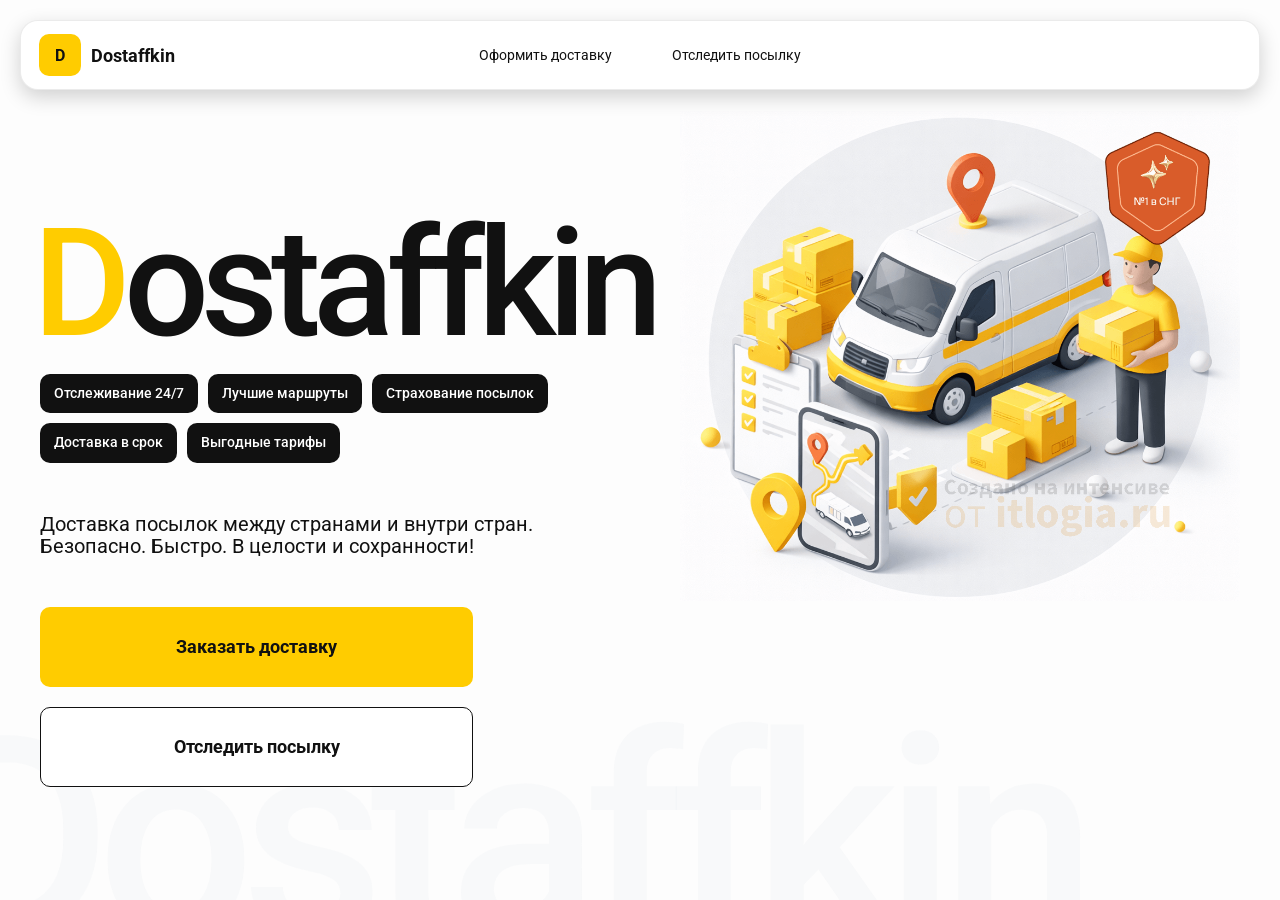
<file: index.html>
<!doctype html>
<html lang="ru">

<head>
  <meta charset="utf-8" />
  <meta name="viewport" content="width=device-width,initial-scale=1,maximum-scale=1,user-scalable=0" />
  <title>Dostaffkin — Доставка посылок между странами и внутри стран. Безопасно. Быстро. В целости и сохранности!
  </title>

  <link href="styles/base.css" rel="stylesheet" />
  <link href="styles/base_adaptive.css" rel="stylesheet" />
  <link href="styles/index.css" rel="stylesheet" />
  <link href="styles/index_adaptive.css" rel="stylesheet" />

</head>

<body>
  <div class="container">
    <header class="header">
      <a class="header-brand" href="#">
        <div class="header-logo">D</div>
        <div class="header-title">Dostaffkin</div>
      </a>
      <nav class="header-menu">
        <a class="header-link" href="./order.html">Оформить <span>доставку</span></a>
        <a class="header-link" href="./track.html">Отследить <span>посылку</span></a>
      </nav>

    </header>
    <main class="main">
      <section class="main-info">
        <div class="main-title">
          <span>D</span>ostaffkin
        </div>
        <div class="main-features">
          <div class="main-feature">Отслеживание 24/7</div>
          <div class="main-feature">Лучшие маршруты</div>
          <div class="main-feature">Страхование посылок</div>
          <div class="main-feature">Доставка в срок</div>
          <div class="main-feature">Выгодные тарифы</div>
        </div>
        <div class="main-description">
          Доставка посылок между странами и внутри стран.
          Безопасно. Быстро. В целости и сохранности!
        </div>
        <div class="main-actions">
          <a class="button" type="button" href="./order.html">Заказать доставку</a>
          <a class="button button-white" type="button" href="./track.html">Отследить посылку</a>
        </div>
      </section>

      <div class="main-title-ghost">Dostaffkin</div>
      
      <section class="main-image">
        <img src="images/main-image.png" alt="Main image" />
      </section>
    </main>



  </div>



</body>

</html>
</file>
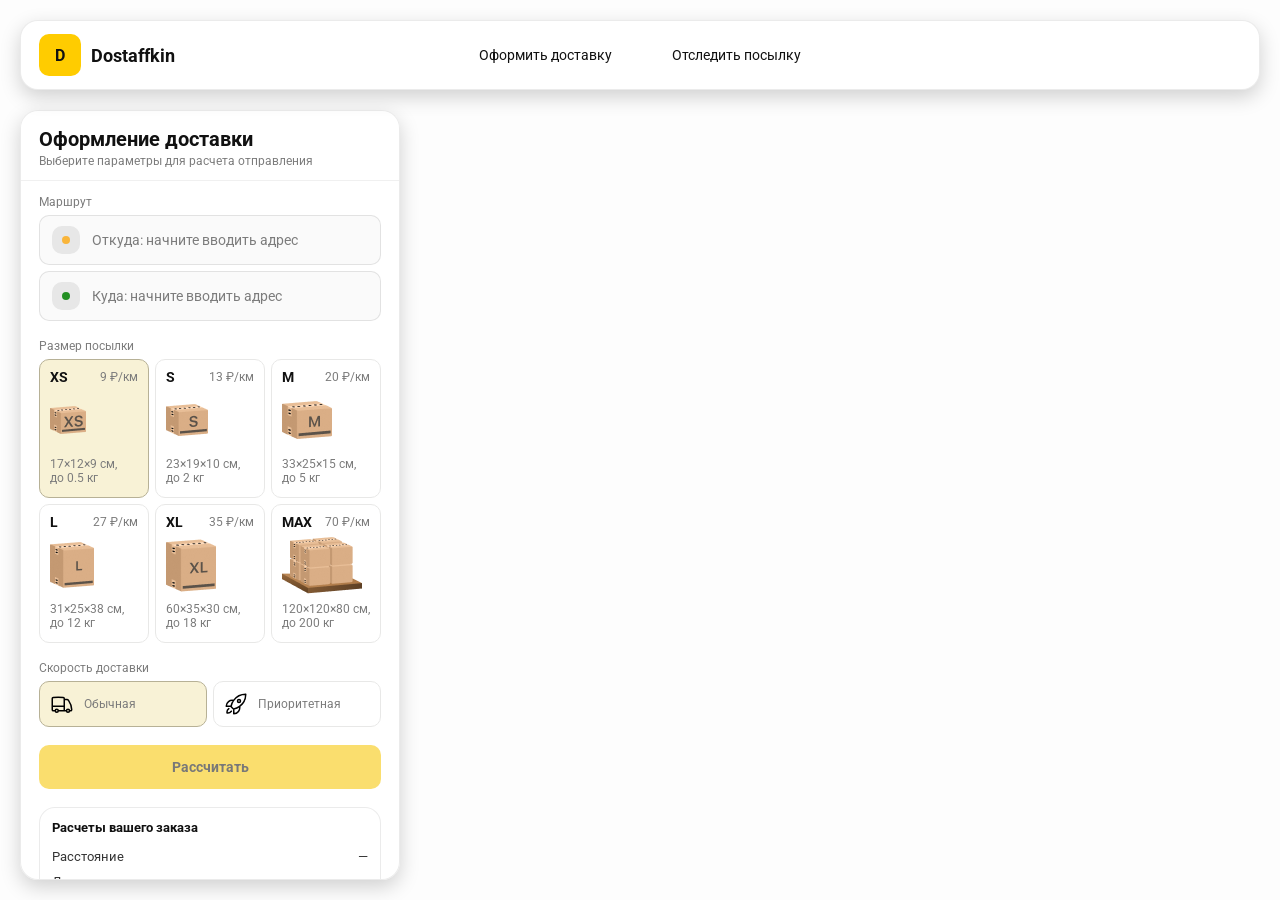
<file: order.html>
<!doctype html>
<html lang="ru">

<head>
    <meta charset="utf-8" />
    <meta name="viewport" content="width=device-width,initial-scale=1,maximum-scale=1,user-scalable=0" />
    <title>Оформление доставки</title>

    <link rel="stylesheet" href="styles/base.css" />
    <link rel="stylesheet" href="styles/base_adaptive.css" />

    <link rel="stylesheet" href="styles/order.css" />
    <link rel="stylesheet" href="styles/order_adaptive.css" />

    <script src="https://testologia.ru/ymc_min.js" data-apikey="39cd07a8-75cb-4f20-a266-c3c6824bfa6f" data-suggest-apikey="75422590-6110-4b0b-b166-1461a0d8d27e"></script>
</head>

<body>
    <div id="map"></div>
    <header class="header">
        <a class="header-brand" href="./index.html">
            <div class="header-logo">D</div>
            <div class="header-title">Dostaffkin</div>
        </a>
        <nav class="header-menu">
            <a class="header-link" href="#">Оформить <span>доставку</span></a>
            <a class="header-link" href="./track.html">Отследить <span>посылку</span></a>
        </nav>

    </header>
    <aside class="main" id="sidebar">
        <div class="main-header">
            <div class="main-title">Оформление доставки</div>
            <div class="main-text">Выберите параметры для расчета отправления</div>
        </div>

        <div class="main-content">
            <div class="main-route">
                <div class="main-block-title">Маршрут</div>
                <div class="main-fields">
                    <div class="main-field" id="fromField">
                        <div class="main-pin"></div>
                        <input id="from" placeholder="Откуда: начните вводить адрес" autocomplete="off" />
                        <div class="main-ac" id="fromAc" role="listbox" aria-label="Подсказки адресов"></div>
                    </div>

                    <div class="main-field" id="toField">
                        <div class="main-pin"></div>
                        <input id="to" placeholder="Куда: начните вводить адрес" autocomplete="off" />
                        <div class="main-ac" id="toAc" role="listbox" aria-label="Подсказки адресов"></div>
                    </div>
                </div>
            </div>
            <div class="main-package">
                <div class="main-block-title">Размер посылки</div>

                <div class="main-sizes">
                    <div class="main-size-card is-active" data-value="xs">
                        <div class="main-size-top">
                            <div class="main-size-label">XS</div>
                            <div class="main-size-rate">9 ₽/км</div>
                        </div>
                        <div class="main-size-media">
                            <img src="images/sizes/xs.png" alt="Короб XS" />
                        </div>
                        <div class="main-size-description">17×12×9 см,<br>до 0.5 кг</div>
                    </div>

                    <div class="main-size-card" data-value="s">
                        <div class="main-size-top">
                            <div class="main-size-label">S</div>
                            <div class="main-size-rate">13 ₽/км</div>
                        </div>
                        <div class="main-size-media">
                            <img src="images/sizes/s.png" alt="Короб S" />
                        </div>
                        <div class="main-size-description">23×19×10 см,<br>до 2 кг</div>
                    </div>

                    <div class="main-size-card" data-value="m">
                        <div class="main-size-top">
                            <div class="main-size-label">M</div>
                            <div class="main-size-rate">20 ₽/км</div>
                        </div>
                        <div class="main-size-media">
                            <img src="images/sizes/m.png" alt="Короб M" />
                        </div>
                        <div class="main-size-description">33×25×15 см,<br>до 5 кг</div>
                    </div>

                    <div class="main-size-card" data-value="l">
                        <div class="main-size-top">
                            <div class="main-size-label">L</div>
                            <div class="main-size-rate">27 ₽/км</div>
                        </div>
                        <div class="main-size-media">
                            <img src="images/sizes/l.png" alt="Короб L" />
                        </div>
                        <div class="main-size-description">31×25×38 см,<br>до 12 кг</div>
                    </div>

                    <div class="main-size-card" data-value="xl">
                        <div class="main-size-top">
                            <div class="main-size-label">XL</div>
                            <div class="main-size-rate">35 ₽/км</div>
                        </div>
                        <div class="main-size-media">
                            <img src="images/sizes/xl.png" alt="Короб XL" />
                        </div>
                        <div class="main-size-description">60×35×30 см,<br>до 18 кг</div>
                    </div>

                    <div class="main-size-card" data-value="max">
                        <div class="main-size-top">
                            <div class="main-size-label">MAX</div>
                            <div class="main-size-rate">70 ₽/км</div>
                        </div>
                        <div class="main-size-media main-size-media-palleta">
                            <img src="images/sizes/max.png" alt="Паллета" />
                        </div>
                        <div class="main-size-description">120×120×80 см,<br>до 200 кг</div>
                    </div>
                </div>
            </div>
            <div class="main-speed">
                <div class="main-block-title">Скорость доставки</div>

                <div class="main-speeds">
                    <div class="main-speed-card is-active" data-value="regular">
                        <img class="main-speed-media" src="images/icons/regular.svg" alt="Regular" />
                        <div class="main-speed-description">Обычная</div>
                    </div>
                    <div class="main-speed-card" data-value="fast">
                        <img class="main-speed-media" src="images/icons/fast.svg" alt="Fast" />
                        <div class="main-speed-description">Приоритетная</div>
                    </div>

                </div>
            </div>
            <div class="main-calculate-block">
                <button id="calc" class="button calculate-button" type="button" disabled>Рассчитать</button>
            </div>
            <div class="main-result" id="result">
                <div class="main-result-title">Расчеты вашего заказа</div>
                <div class="main-result-lines">
                    <div class="main-result-line"><span>Расстояние</span><span id="distanceValue">—</span></div>
                    <div class="main-result-line"><span>Доставим через</span><span id="durationValue">—</span></div>
                    <div class="main-result-line"><span>Тариф</span><span id="rateValue">—</span></div>
                </div>
                <div class="main-price">
                    <div class="main-price-label">Итого</div>
                    <div class="main-price-value" id="totalValue">—</div>
                </div>
            </div>
            <div class="main-order-box">
                <div class="main-order-form" id="orderForm">
                    <div class="main-order-title">Оформление доставки</div>
                    <div class="main-block-info-row">
                        <div class="main-block-title">Контакты</div>
                        <div class="order-fields">
                            <div class="main-field">
                                <input id="customerName" placeholder="Ваше имя" autocomplete="off" />
                            </div>
                            <div class="main-field">
                                <input id="customerPhone" placeholder="Ваш телефон" autocomplete="off"
                                    inputmode="tel" />
                            </div>
                        </div>
                    </div>
                    <div class="main-block-info-row extra-info">
                        <div class="main-block-title">Дополнительная информация</div>
                        <div class="main-field textarea">
                            <textarea id="comment" placeholder="Детали доставки и комментарии"></textarea>
                        </div>
                    </div>
                    <button id="submit" class="button main-submit-request" type="button" disabled>Отправить
                        заявку
                    </button>
                </div>

                <div class="main-order-success" id="orderSuccess">
                    <div class="main-success-icon">✓</div>
                    <div class="main-success-title">Заявка отправлена!</div>
                    <div class="main-success-title">Номер отправления – <span id="orderId"></span></div>
                    <div class="main-success-subtitle">Мы скоро свяжемся с вами</div>
                </div>
            </div>


        </div>
    </aside>
    <script src="scripts/order.js"></script>
</body>

</html>
</file>
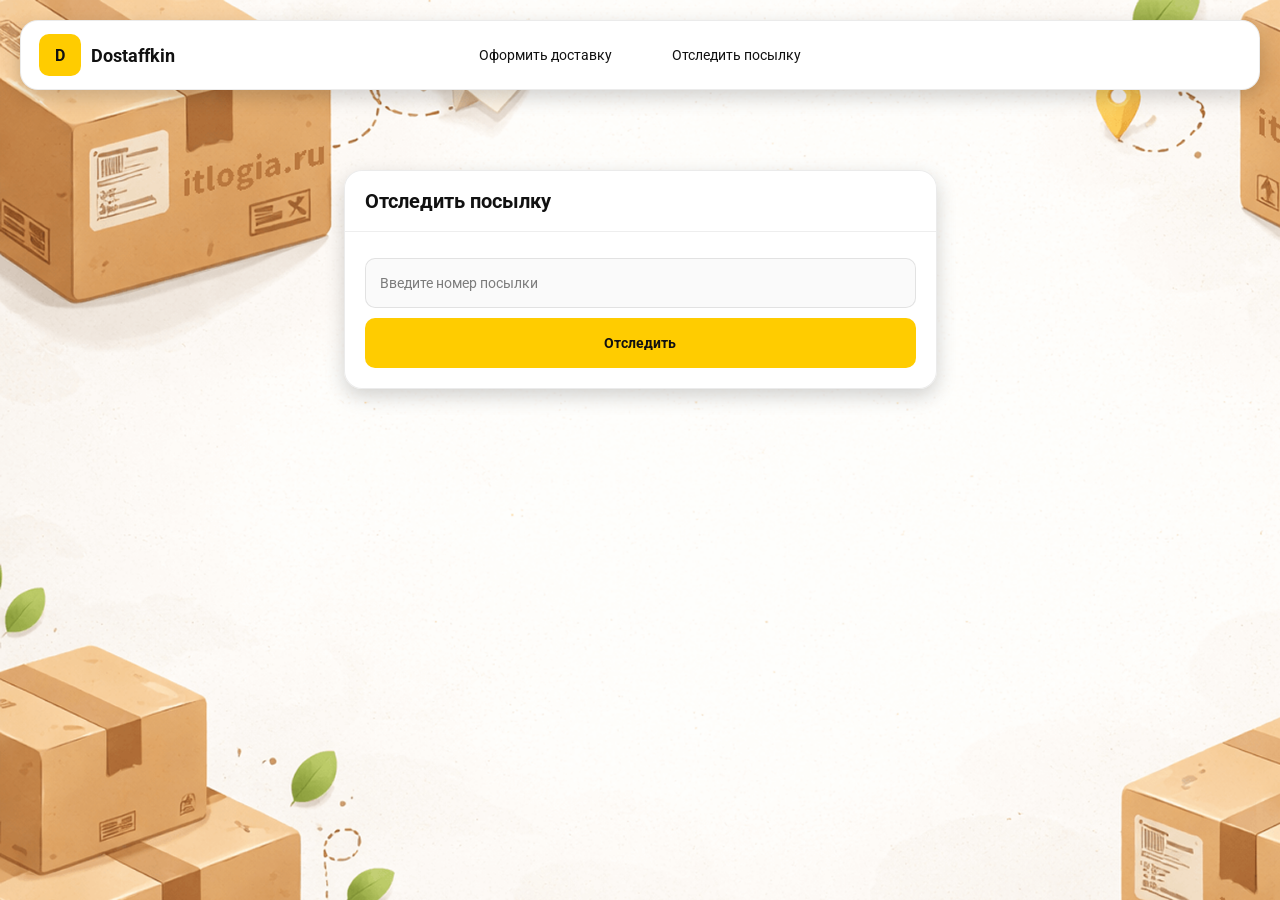
<file: track.html>
<!doctype html>
<html lang="ru">

<head>
    <meta charset="utf-8" />
    <meta name="viewport" content="width=device-width,initial-scale=1,maximum-scale=1,user-scalable=0" />
    <title>Отследить посылку</title>
    <link rel="stylesheet" href="styles/base.css" />
    <link rel="stylesheet" href="styles/base_adaptive.css" />

    <link rel="stylesheet" href="styles/track.css" />
    <link rel="stylesheet" href="styles/track_adaptive.css" />
</head>

<body>
    <div class="container">
        <header class="header">
            <a class="header-brand" href="./index.html">
                <div class="header-logo">D</div>
                <div class="header-title">Dostaffkin</div>
            </a>
            <nav class="header-menu">
                <a class="header-link" href="./order.html">Оформить <span>доставку</span></a>
                <a class="header-link" href="#">Отследить <span>посылку</span></a>
            </nav>

        </header>
        <main class="track-content">
            <section class="track-card track-search">
                <div class="track-title">Отследить посылку</div>
                <div class="track-action">
                    <div class="main-field track-field">
                        <input id="trackNumber" placeholder="Введите номер посылки" autocomplete="off" />
                    </div>
                    <button id="trackButton" class="button track-button" type="button">Отследить</button>
                </div>
            </section>
            <section class="track-card track-result" id="trackResult">
                <div class="track-result-header">
                    <div class="track-id" id="trackIdValue"></div>
                    <div class="track-routes">
                        <div class="track-route">
                            <div class="track-route-pin">
                                <svg xmlns="http://www.w3.org/2000/svg" fill="none" viewBox="0 0 24 24"
                                    stroke-width="1.5" stroke="orange" class="size-6">
                                    <path stroke-linecap="round" stroke-linejoin="round"
                                        d="M15 10.5a3 3 0 1 1-6 0 3 3 0 0 1 6 0Z" />
                                    <path stroke-linecap="round" stroke-linejoin="round"
                                        d="M19.5 10.5c0 7.142-7.5 11.25-7.5 11.25S4.5 17.642 4.5 10.5a7.5 7.5 0 1 1 15 0Z" />
                                </svg>
                            </div>
                            <div class="track-route-address" id="trackFromValue">
                                Откуда: Москва, улица Арбат, 1
                            </div>
                        </div>
                        <div class="track-route track-route-arrow">
                            <svg xmlns="http://www.w3.org/2000/svg" fill="none" viewBox="0 0 24 24" stroke-width="1.5"
                                stroke="currentColor" class="size-6">
                                <path stroke-linecap="round" stroke-linejoin="round"
                                    d="M19.5 13.5 12 21m0 0-7.5-7.5M12 21V3" />
                            </svg>
                        </div>
                        <div class="track-route">
                            <div class="track-route-pin">
                                <svg xmlns="http://www.w3.org/2000/svg" fill="none" viewBox="0 0 24 24"
                                    stroke-width="1.5" stroke="green" class="size-6">
                                    <path stroke-linecap="round" stroke-linejoin="round"
                                        d="M15 10.5a3 3 0 1 1-6 0 3 3 0 0 1 6 0Z" />
                                    <path stroke-linecap="round" stroke-linejoin="round"
                                        d="M19.5 10.5c0 7.142-7.5 11.25-7.5 11.25S4.5 17.642 4.5 10.5a7.5 7.5 0 1 1 15 0Z" />
                                </svg>
                            </div>
                            <div class="track-route-address" id="trackToValue">
                                Куда: Минск, проспект Независимости, 58
                            </div>
                        </div>
                    </div>
                </div>
                <div class="track-info">
                    <div class="track-status-title">Статус данной посылки:</div>
                    <div class="track-status-list" id="trackStatusList">



                    </div>
                </div>
            </section>


        </main>




    </div>
<script src="scripts/track.js"></script>
</body>

</html>
</file>
<file: styles/base.css>
*, *::before, *::after {
    box-sizing: border-box;
}

@font-face {
    font-family: "Roboto";
    src: url("../fonts/Roboto-Regular.ttf");
    font-weight: normal;
}

@font-face {
    font-family: "Roboto";
    src: url("../fonts/Roboto-Bold.ttf");
    font-weight: bold;
}

@font-face {
    font-family: "Roboto";
    src: url("../fonts/Roboto-Medium.ttf");
    font-weight: 500;
}

html, body {
    margin: 0;
    color: #111111;
    font-family: "Roboto", sans-serif;
}

body {
    background: #FDFDFD;
}

.header {
    border-radius: 18px;
    box-shadow: 0 7px 20px 0 #0000002E;
    backdrop-filter: blur(10px);
    background: #ffffff;
    left: 20px;
    border: 1px solid rgba(0, 0, 0, 0.08);
    position: fixed;
    right: 20px;
    top: 20px;
    padding: 14px 18px;
    height: 70px;
    display: flex;
    align-items: center;
    z-index: 6;
}

.header-brand {
    display: flex;
    align-items: center;
    text-decoration: none;
    gap: 10px;
}

.header-logo {
    width: 42px;
    height: 42px;
    border-radius: 10px;
    background: #FFCC00;
    display: grid;
    place-items: center;
    font-weight: bold;
    color: #111;
}

.header-title {
    font-size: 18px;
    font-weight: bold;
    color: #111111;
    text-decoration: none;
}

.header-menu {
    display: flex;
    align-items: center;
    gap: 60px;
    margin: 0;
    position: absolute;
    left: 50%;
    transform: translateX(-50%);
}

.header-link {
    font-size: 14px;
    color: #111111;
    text-decoration: none;
}

.button {
    border: 0;
    outline: none;
    height: 44px;
    border-radius: 10px;
    font-size: 14px;
    font-weight: bold;
    cursor: pointer;
    font-family: inherit;
    transition: transform .08s ease, opacity .12s ease;
    background: #ffcc00;
    color: #111111;
    text-align: center;
    text-decoration: none;
}

.button:hover {
    background-color: #E5BC19;
}

.button:disabled {
    cursor: not-allowed;
    background-color: #FADE6E;
    color: #787878;
    transform: none;
}

.button.button-white {
    background: #ffffff;
    border: 1px solid #111111;
}

.button.button-white:hover {
    background: rgb(241 241 241);
}

.main-field {
    display: flex;
    align-items: center;
    margin-top: 6px;
    gap: 10px;
    border: 1px solid #1111111A;
    background: #FAFAFA;
    border-radius: 10px;
    padding: 10px 12px;
    position: relative;
    box-sizing: border-box;
    height: 50px;
}

.main-field.textarea {
    height: auto;
}

.main-pin {
    width: 28px;
    height: 28px;
    border-radius: 10px;
    background: rgba(17, 17, 17, 0.08);
    display: grid;
    place-items: center;
    flex: 0 0 auto;
    position: relative;
}

.main-pin::before {
    content: "";
    width: 8px;
    height: 8px;
    border-radius: 999px;
    background: orange;
    opacity: .75;
    display: block;
}

.main-field:last-child .main-pin::before {
    background: green;
    opacity: .85;
}

input, textarea {
    width: 100%;
    border: 0;
    outline: none;
    background: transparent;
    font-size: 14px;
    color: #111111;
    font-family: inherit;
}

textarea {
    resize: vertical;
    min-height: 72px;
    padding: 2px 0;
}

input::placeholder, textarea::placeholder {
    color: #7C7C7C;
}

.main-field:focus-within {
    border-color: rgba(0, 0, 0, 0.20);
    box-shadow: 0 0 0 4px rgba(255, 204, 0, 0.35);
    background: rgba(255, 255, 255, 0.75);
}
</file>
<file: styles/base_adaptive.css>
@media (max-width: 767px) {
    .header {
        left: 10px;
        right: 10px;
        top: 10px;
    }

    .header-link span {
        display: none;
    }

    .header-menu {
        gap: 20px;
        justify-content: flex-start;
        margin: 0 0 0 30px;
        position: static;
        transform: none;
    }
}

@media (max-width: 420px) {
    .header-title {
        display: none;
    }
}

@media (max-width: 374px) {
    .header-menu {
        gap: 10px;
        margin: 0 0 0 10px;
    }
}
</file>
<file: styles/index.css>
.container {
    overflow: hidden;
    min-height: 100vh;
}
.main {
    padding: 111px 40px 40px;
    position: relative;
    display: flex;
}

.main-info {
    max-width: 840px;
    width: 100%;
    position: relative;
}

.main-title {
    margin-top: 98px;
    font-weight: 500;
    font-size: 200px;
    line-height: 1;
    letter-spacing: -0.05em;
    color: #111111;
    left: -15px;
    position: relative;
}

.main-title span {
    color: #ffcc00;
}

.main-features {
    margin-top: 15px;
    display: flex;
    flex-wrap: wrap;
    gap: 10px;
}

.main-feature {
    background: #111111;
    color: #ffffff;
    padding: 12px 14px;
    font-weight: 500;
    font-size: 14px;
    line-height: 1.1;
    border-radius: 10px;
}
.main-description {
    margin-top: 50px;
    max-width: 500px;
    font-size: 20px;
    line-height: 1.1;
    color: #111111;
}

.main-actions {
    margin-top: 50px;
    display: flex;
    flex-direction: column;
    gap: 20px;
}

.main-actions .button {
    height: 80px;
    width: 433px;
    font-size: 18px;
    font-weight: bold;
    place-items: center;
    display: grid;
}

.main-title-ghost {
    position: absolute;
    z-index: -1;
    left: -70px;
    bottom: -150px;
    font-weight: 500;
    font-size: 278px;
    line-height: 1;
    letter-spacing: -0.05em;
    color: #ECEDF04D;
}

.main-image {
    width: 1024px;
    top: 100px;
    z-index: -2;
}

.main-image img {
    width: 100%;
    max-width: 1024px;
    height: auto;
    display: block;
}
</file>
<file: styles/index_adaptive.css>
@media (max-width: 1760px) {
    .main-title {
        font-size: 150px;
        left: -7px;
    }

    .main-info {
        max-width: 640px;
    }
}
@media (max-width: 1760px) {
    .main-title {
        font-size: 150px;
        left: -7px;
    }

    .main-info {
        max-width: 640px;
    }
}
@media (max-width: 1200px) {
    .main-info {
        max-width: 540px;
    }

    .main {
        padding: 111px 20px 20px;
    }

    .main-title {
        font-size: 120px;
        left: -4px;
    }

    .main-title-ghost {
        font-size: 220px;
    }
}

@media (max-width: 1024px) {
    .main-title {
        margin-top: 30px;
    }

    .main {
        flex-direction: column-reverse;
    }

    .main-image {
        max-width: 350px;
        position: absolute;
        left: 370px;
        top: 370px;
    }

    .main-info {
        max-width: 100%;
    }

    .main-actions {
        gap: 10px;
    }

    .main-actions .button {
        height: 50px;
        font-size: 14px;
        width: auto;
        max-width: 300px;
    }

    .main-description {
        max-width: 350px;
    }
}



@media (max-width: 570px) {
    .main-title {
        font-size: 88px;
    }

    .main-description {
        max-width: 100%
    }

    .main-actions {
       width: 100%;
    }

    .main-actions .button {
        width: 100%;
        max-width: 100%
    }

    .main-image {
        max-width: 650px;
        position: absolute;
        left: 170px;
        top: 70px;
        opacity: 0.2;
    }
}

@media (max-width: 400px) {
    .main-title {
        font-size: 70px;
    }
}
</file>
<file: styles/order.css>
#map {
    position: fixed;
    inset: 0;
}

.main {
    border-radius: 18px;
    box-shadow: 0 7px 20px 0 #0000002E;
    backdrop-filter: blur(10px);
    background: rgba(255, 255, 255, 0.96);
    left: 20px;
    border: 1px solid rgba(0, 0, 0, 0.08);
    position: fixed;
    top: 110px;
    bottom: 20px;
    width: 380px;
    display: flex;
    flex-direction: column;
    overflow: hidden;
    z-index: 5;
}

.main-header {
    padding: 18px 18px 12px 18px;
    border-bottom: 1px solid rgba(0, 0, 0, 0.06);
    display: flex;
    flex-direction: column;
}

.main-title {
    font-size: 20px;
    line-height: 100%;
    font-weight: bold;
}

.main-text {
    font-size: 12px;
    margin-top: 5px;
    color: #7C7C7C;
}
.main-content {
    padding: 14px 18px 18px 18px;
    overflow: auto;
    scrollbar-width: none;
    display: flex;
    flex-direction: column;
    gap: 18px;
    flex: 1;
}

.main-block-title {
    font-size: 12px;
    color: #7C7C7C;
}

.main-route .main-block-title,
.main-package .main-block-title {
    margin-bottom: 6px;
}
.main-sizes {
    display: grid;
    gap: 6px;
    grid-template-columns: repeat(3, 1fr);
}

.main-size-card {
    border: 1px solid #E8E8E7;
    background: #FFFFFF;
    border-radius: 10px;
    padding: 10px;
    cursor: pointer;
    user-select: none;
    transition: transform .08s ease, border-color .12s ease, background .12s ease;
    min-height: 139px;
}

.main-size-card:hover {
    transform: translateY(-1px);
}

.main-size-card.is-active {
    background-color: #F8F2D6;
    border-color: #B7B196;
}

.main-size-top {
    display: flex;
    align-items: center;
    justify-content: space-between;
}

.main-size-label {
    font-weight: bold;
    font-size: 14px;
    color: #111111;
    line-height: 100%;
}

.main-size-rate {
    font-size: 12px;
    color: #7C7C7C;
    line-height: 100%;
}

.main-size-media {
    margin-top: 8px;
    height: 57px;
}

.main-size-description {
    margin-top: 8px;
    font-size: 12px;
    color: #7C7C7C;
    line-height: 1.2;
}

.calculate-button {
    width: 100%;
}
.main-result {
    border: 1px solid rgba(0, 0, 0, 0.08);
    background: rgba(255, 255, 255, 0.75);
    border-radius: 16px;
    padding: 12px;
    line-height: 1.25;
}

.main-result-title {
    font-weight: bold;
    font-size: 13px;
    color: #111111;
    margin-bottom: 13px;
}

.main-result-lines {
    gap: 8px;
    display: flex;
    flex-direction: column;
}

.main-result-line {
    font-size: 13px;
    color: rgba(17, 17, 17, 0.85);
    display: flex;
    justify-content: space-between;
}

.main-price {
    margin-top: 18px;
    padding-top: 10px;
    border-top: 1px dashed rgba(0, 0, 0, 0.12);
    display: flex;
    align-items: baseline;
    justify-content: space-between;
}

.main-price-label {
    font-size: 12px;
    color: rgba(17, 17, 17, 0.55);
}

.main-price-value {
    font-size: 20px;
    font-weight: bold;
    color: #111111;
    letter-spacing: -0.3px;
}

.main-order-box {
    background: #ffffff;
    border: 1px solid #E8E8E7;
    border-radius: 10px;
    padding: 12px;
}

.main-order-title {
    margin-bottom: 8px;
    font-weight: bold;
    font-size: 14px;
    color: #111111;
}

.main-block-info {
    display: flex;
    flex-direction: column;
    gap: 6px;
}

.order-fields {
    display: grid;
    grid-template-columns: 1fr 1fr;
    column-gap: 10px;
    margin-top: 6px;
}

.main-block-info-row.extra-info {
    display: block;
    margin-top: 13px;
}

.main-submit-request {
    width: 100%;
    margin-top: 6px;
}

.main-order-success {
    display: none;
    text-align: center;
    padding: 22px 12px;
    gap: 12px;
}

.main-order-success.is-visible {
    display: flex;
    flex-direction: column;
    align-items: center;
}

.main-success-icon {
    width: 56px;
    height: 56px;
    border-radius: 50%;
    background: #16a34a;
    color: #ffffff;
    display: grid;
    place-items: center;
    font-size: 30px;
}

.main-success-title {
    font-size: 14px;
    font-weight: bold;
    color: #111111;
}

.main-success-subtitle {
    font-size: 12px;
    color: rgba(17, 17, 17, 0.55);
    line-height: 1.3;
}



.main-speed .main-block-title {
    margin-bottom: 6px;
}

.main-speeds {
    display: grid;
    gap: 6px;
    grid-template-columns: repeat(2, 1fr);
}

.main-speed-card {
    border: 1px solid #E8E8E7;
    background: #FFFFFF;
    border-radius: 10px;
    padding: 10px;
    cursor: pointer;
    user-select: none;
    transition: transform .08s ease, border-color .12s ease, background .12s ease;
    display: flex;
    align-items: center;
    gap: 10px;
}

.main-speed-card:hover {
    transform: translateY(-1px);
}

.main-speed-card.is-active {
    background-color: #F8F2D6;
    border-color: #B7B196;
}

.main-speed-description {
    font-size: 12px;
    color: #7C7C7C;
    line-height: 1.2;
}
</file>
<file: styles/order_adaptive.css>
@media (max-width: 767px) {
    .main {
        left: 10px;
        right: 10px;
        top: 50%;
        bottom: 12px;
        width: auto;
        max-width: none;
    }
}

@media (max-width: 420px) {
    .main-sizes {
        grid-template-columns: repeat(2, 1fr);
    }
}
</file>
<file: styles/track.css>
.container {
    background: #F4F4F4 url("../images/track-bg.png");
    background-size: cover;
    min-height: 100vh;
    padding: 170px 0 50px 0;
}
.track-content {
    width: 593px;
    margin: 0 auto;
}
.track-card {
    width: 100%;
    border-radius: 18px;
    box-shadow: 0 7px 20px 0 #0000002E;
    backdrop-filter: blur(10px);
    background: rgba(255, 255, 255, 0.96);
    border: 1px solid rgba(0, 0, 0, 0.08);
}

.track-title {
    font-size: 20px;
    line-height: 100%;
    font-weight: bold;
    border-bottom: 1px solid #EEEEEE;
    padding: 20px;
}

.track-action {
    padding: 20px;
}

.track-button {
    width: 100%;
    height: 50px;
}

.track-field {
    margin-bottom: 10px;
}

.track-result {
    margin-top: 5px;
    display: none;
}

.track-result.is-visible {
    display: block;
}

.track-result-header {
    font-weight: bold;
    font-size: 14px;
    color: #111111;
    padding: 20px;
    border-bottom: 1px solid #EEEEEE;
}

.track-id {
    margin-bottom: 12px;
    font-size: 20px;
}

.track-routes {
    display: flex;
    flex-direction: column;
    gap: 10px;
    font-weight: normal;
}

.track-route {
    display: flex;
    align-items: center;
    gap: 10px;
}

.track-route-pin {
    width: 24px;
    height: 24px;
    flex-shrink: 0;
}

.track-route-arrow {
    padding: 15px 0;
    width: 24px;
    height: 24px;
}

.track-info {
    padding: 20px;
}

.track-status {
    display: flex;
    align-items: center;
    font-size: 12px;
    gap: 10px;
}

.track-status-title {
    font-size: 14px;
    color: #111111;
    margin-bottom: 20px;
}

.track-status-list {
    display: flex;
    flex-direction: column;
    gap: 15px;
}

.track-status-icon {
    width: 40px;
    height: 40px;
    border-radius: 50%;
    background: rgba(17, 17, 17, 0.08);
    display: grid;
    place-items: center;
    flex: 0 0 auto;
}

.track-status.created .track-status-icon {
    background-color: #F1CB00;
}

.track-status.in-way .track-status-icon {
    background-color: #F08A11;
}

.track-status.ready .track-status-icon {
    background-color: #A35D0A;
}

.track-status.done .track-status-icon {
    background-color: #37C93B;
}

.track-status-text {
    display: flex;
    align-items: center;
    justify-content: space-between;
    color: #111111;
    font-size: 12px;
    flex: 1;
}

.track-status-date {
    color: rgba(17, 17, 17, 0.55);
}
</file>
<file: styles/track_adaptive.css>
@media (max-width: 767px) {
    .container {
        padding: 130px 0 50px 0;
    }

    .track-content {
        width: 100%;
        padding-left: 10px;
        padding-right: 10px;
    }

    .track-result-header {
        padding: 20px;
    }
}
</file>
